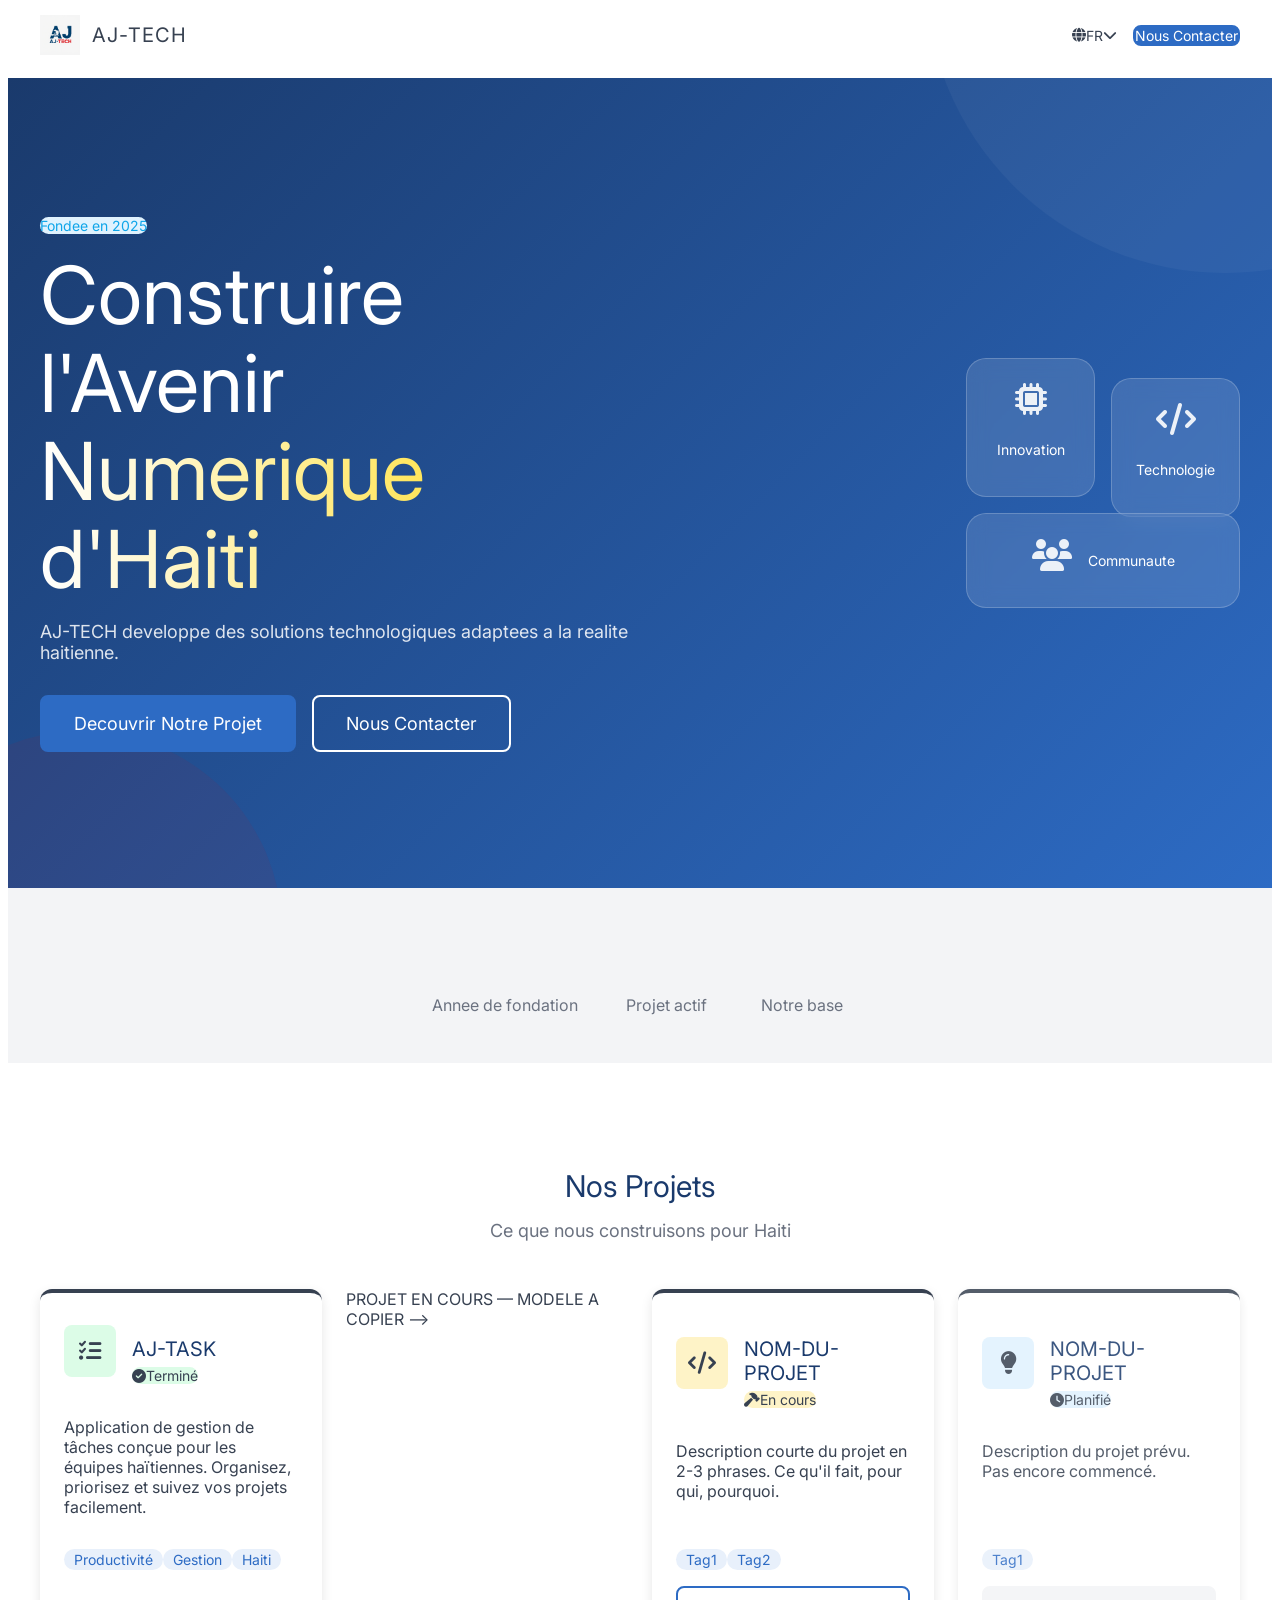
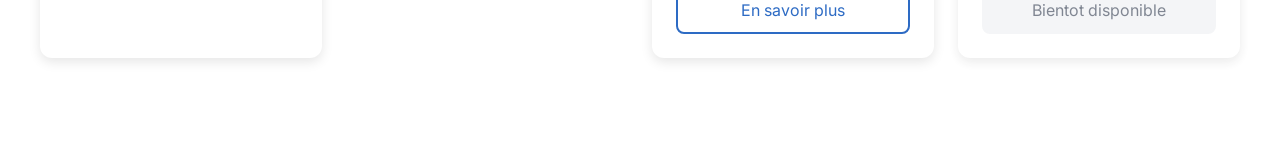
<file: index.html>
<!DOCTYPE html>
<html lang="fr">
<head>
<meta charset="UTF-8">
<meta name="viewport" content="width=device-width, initial-scale=1.0">
<meta name="description"
content="AJ-TECH - Association des Jeunes Techniciens Haitiens">
<meta property="og:title" content="AJ-TECH">
<meta property="og:image" content="images/og-image.jpg">
<title>AJ-TECH | Association des Jeunes Techniciens Haitiens</title>
<!-- CSS dans l ordre exact -->
<link rel="stylesheet" href="css/variables.css">
<link rel="stylesheet" href="css/reset.css">
<link rel="stylesheet" href="css/global.css">
<link rel="stylesheet" href="css/header.css">
<link rel="stylesheet" href="css/hero.css">
<link rel="stylesheet" href="css/sections.css">
<link rel="stylesheet" href="css/components.css">
<link rel="stylesheet" href="css/footer.css">
<link rel="stylesheet" href="css/animations.css">
<link rel="stylesheet" href="css/responsive.css">
<!-- Font Awesome icones -->
<link rel="stylesheet" href=
"https://cdnjs.cloudflare.com/ajax/libs/font-awesome/6.4.0/css/all.min.css">
</head>
<body>
<header id="main-header" class="header">
<nav class="nav container">
<!-- Logo -->
<a href="index.html" class="nav-logo">
<img src="images/ajtech-logo.png" alt="AJ-TECH Logo" height="40">
<span>AJ-TECH</span>
</a>
<!-- Liens navigation -->
<ul class="nav-links" id="nav-links">
<li><a href="index.html" class="nav-link active">Accueil</a></li>
<li><a href="about.html" class="nav-link">A Propos</a></li>
<li><a href="project.html" class="nav-link">Notre Projet</a></li>
<li><a href="contact.html" class="nav-link">Contact</a></li>
</ul>
<!-- Actions droite -->
<div class="nav-actions">
<div class="lang-selector">
<button class="lang-btn" id="lang-btn">
<i class="fa-solid fa-globe"></i>
<span id="current-lang">FR</span>
<i class="fa-solid fa-chevron-down"></i>
</button>
<ul class="lang-dropdown" id="lang-dropdown">
<li><button onclick="setLang('fr')">Francais</button></li>
<li><button onclick="setLang('en')">English</button></li>
<li><button onclick="setLang('ht')">Kreyol</button></li>
<li><button onclick="setLang('es')">Espanol</button></li>
</ul>
</div>
<a href="contact.html" class="btn btn-primary btn-sm">
Nous Contacter
</a>
<button class="burger" id="burger" aria-label="Menu">
<span></span><span></span><span></span>
</button>
</div>
</nav>
</header>
<main>
<section class="hero" id="hero">
<div class="hero-container container">
<!-- Texte -->
<div class="hero-content">
<span class="badge badge-cyan">Fondee en 2025</span>
<h1 class="hero-title">
Construire l'Avenir
<span class="hero-title-accent">Numerique d'Haiti</span>
</h1>
<p class="hero-subtitle">
AJ-TECH developpe des solutions technologiques
adaptees a la realite haitienne.
</p>
<div class="hero-actions">
<a href="project.html" class="btn btn-primary btn-lg">
Decouvrir Notre Projet
</a>
<a href="contact.html" class="btn btn-outline-white btn-lg">
Nous Contacter
</a>
</div>
</div>
<!-- Visuel decoratif -->
<div class="hero-visual">
<div class="hero-card">
<i class="fa-solid fa-microchip"></i>
<p>Innovation</p>
</div>
<div class="hero-card hero-card-2">
<i class="fa-solid fa-code"></i>
<p>Technologie</p>
</div>
<div class="hero-card hero-card-3">
<i class="fa-solid fa-users"></i>
<p>Communaute</p>
</div>
</div>
</div>
</section>
<!-- STATS -->
<section class="stats section-sm bg-light">
<div class="container">
<div class="stats-grid">
<div class="stat-item">
<span class="stat-number">2025</span>
<span class="stat-label">Annee de fondation</span>
</div>
<div class="stat-item">
<span class="stat-number">1</span>
<span class="stat-label">Projet actif</span>
</div>
<div class="stat-item">
<span class="stat-number">Haiti</span>
<span class="stat-label">Notre base</span>
</div>
</div>
</div>
</section>
<!-- 
PROJETS AJ-TECH
Ajoute une .project-card par projet
 -->
<section class="projects-section section" id="projets">
<div class="container">
<h2 class="section-title">Nos Projets</h2>
<p class="section-subtitle">Ce que nous construisons pour Haiti</p>
<div class="projects-grid">
<!--  PROJET TERMINÉ — AJ-TASK -->
<!-- Statut: fonctionnel, lien reel -->
<div class="project-card project-done">
<div class="project-card-header">
<div class="project-icon project-icon-done">
<i class="fa-solid fa-list-check"></i>
</div>
<div class="project-info">
<h3 class="project-name">AJ-TASK</h3>
<span class="badge badge-success">
<i class="fa-solid fa-circle-check"></i> Terminé
</span>
</div>
</div>
<p class="project-desc">
Application de gestion de tâches conçue pour
les équipes haïtiennes. Organisez, priorisez
et suivez vos projets facilement.
</p>
<div class="project-tags">
<span class="tag">Productivité</span>
<span class="tag">Gestion</span>
<span class="tag">Haiti</span>
</div>
<!-- Lien vers ton vrai projet AJ-TASK -->
<a href="LIEN-DE-TON-PROJET-ICI" target="_blank"
class="btn btn-success">
<i class="fa-solid fa-arrow-up-right-from-square"></i>
Utiliser AJ-TASK
</a>
</div>
<!-- 
COMMENT AJOUTER UN NOUVEAU PROJET
1. Copie le bloc ci-dessous
2. Change: nom, icone, description, tags
3. Choisis le statut: project-done / project-wip / project-planned
4. Choisis le badge: badge-success / badge-warning / badge-info
5. Ajoute ou retire le bouton selon le statut
<!-- 
 -->
 PROJET EN COURS — MODELE A COPIER -->
<div class="project-card project-wip">
<div class="project-card-header">
<div class="project-icon project-icon-wip">
<i class="fa-solid fa-code"></i>
</div>
<div class="project-info">
<h3 class="project-name">NOM-DU-PROJET</h3>
<span class="badge badge-warning">
<i class="fa-solid fa-hammer"></i> En cours
</span>
</div>
</div>
<p class="project-desc">
Description courte du projet en 2-3 phrases.
Ce qu'il fait, pour qui, pourquoi.
</p>
<div class="project-tags">
<span class="tag">Tag1</span>
<span class="tag">Tag2</span>
</div>
<a href="project.html" class="btn btn-outline">
En savoir plus
</a>
</div>
<!-- 
 PROJET PLANIFIÉ — MODELE A COPIER -->
<div class="project-card project-planned">
<div class="project-card-header">
<div class="project-icon project-icon-planned">
<i class="fa-solid fa-lightbulb"></i>
</div>
<div class="project-info">
<h3 class="project-name">NOM-DU-PROJET</h3>
<span class="badge badge-info">
<i class="fa-solid fa-clock"></i> Planifié
</span>
</div>
</div>
<p class="project-desc">
Description du projet prévu. Pas encore commencé.
</p>
<div class="project-tags">
<span class="tag">Tag1</span>
</div>
<span class="btn btn-disabled">Bientot disponible</span>
</div>
</div>
</div>
</section>
</file>
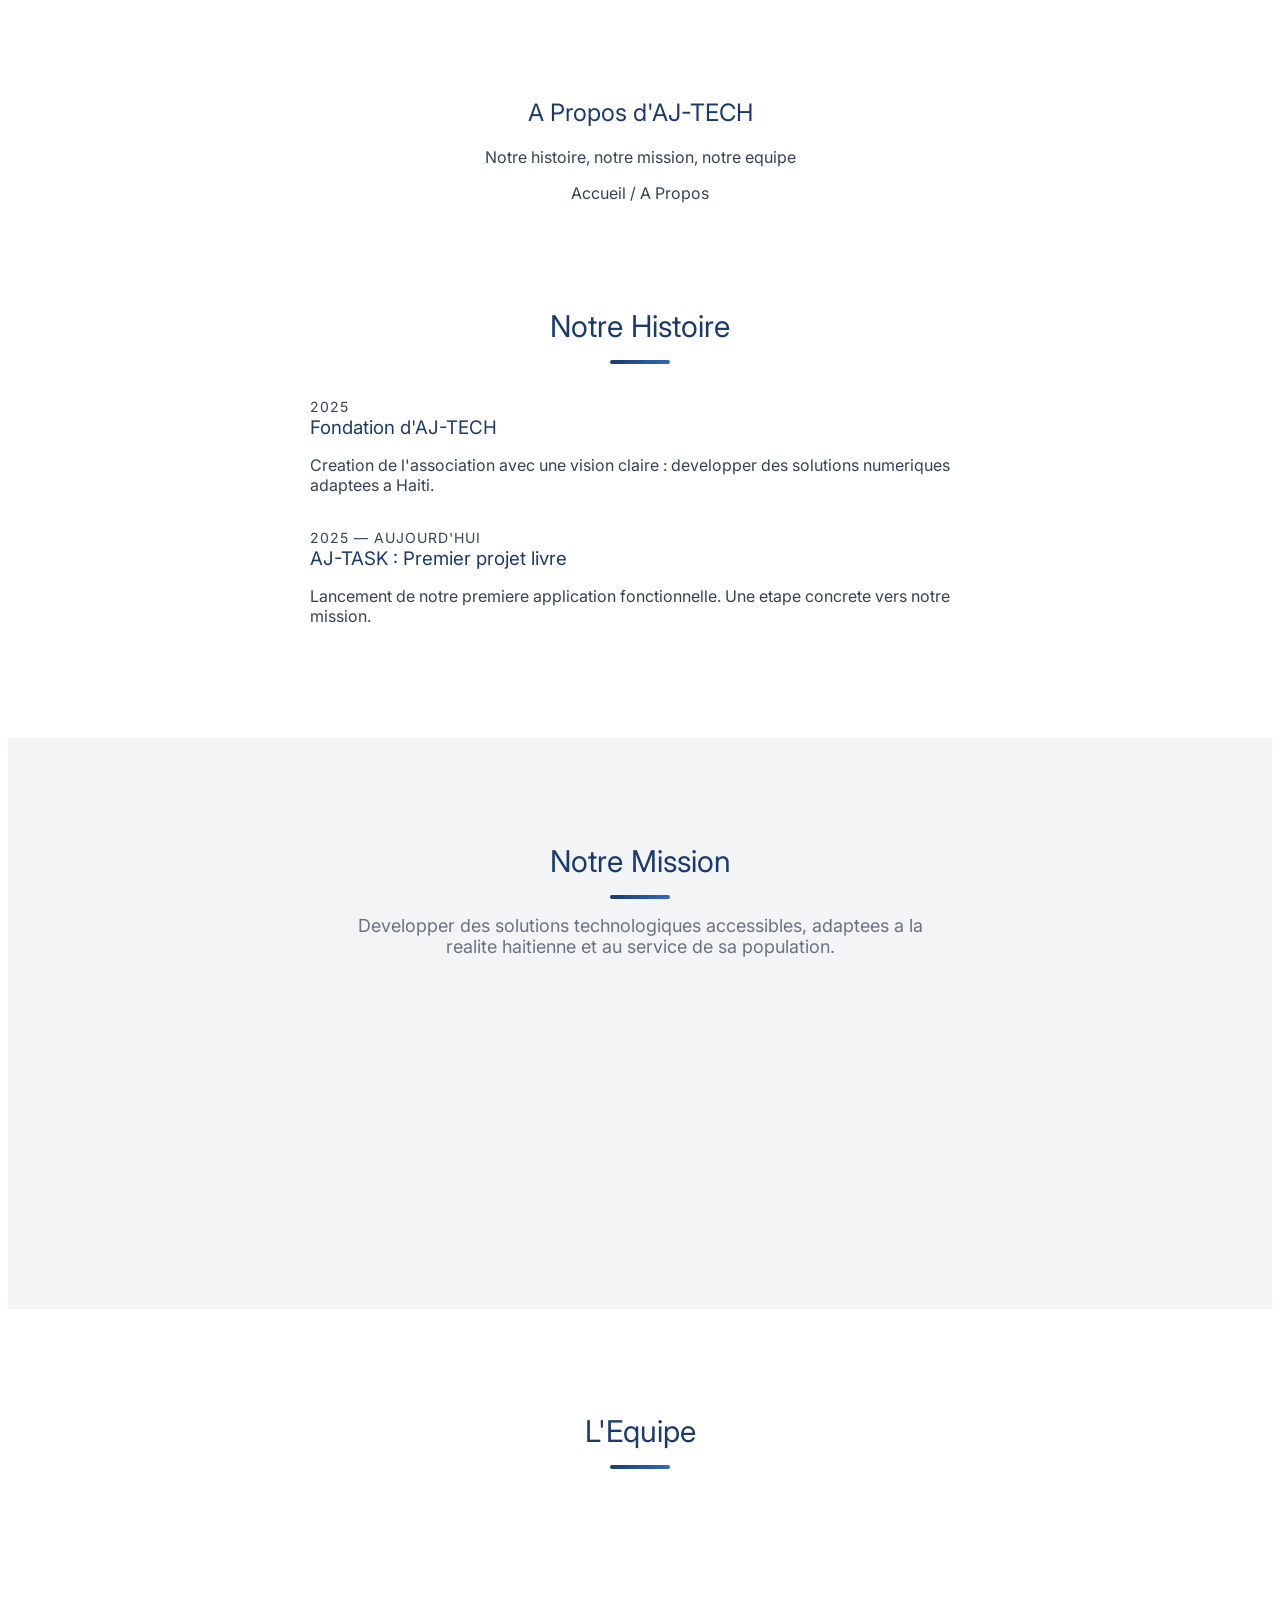
<file: about.html>
<!DOCTYPE html>
<html lang="fr">
<head>
<meta charset="UTF-8">
<meta name="viewport" content="width=device-width, initial-scale=1.0">
<meta name="description"
content="A propos d'AJ-TECH - Notre histoire, mission et equipe">
<title>A Propos | AJ-TECH</title>
<link rel="stylesheet" href="css/variables.css">
<link rel="stylesheet" href="css/reset.css">
<link rel="stylesheet" href="css/global.css">
<link rel="stylesheet" href="css/header.css">
<link rel="stylesheet" href="css/sections.css">
<link rel="stylesheet" href="css/components.css">
<link rel="stylesheet" href="css/footer.css">
<link rel="stylesheet" href="css/animations.css">
<link rel="stylesheet" href="css/responsive.css">
<link rel="stylesheet"
href="https://cdnjs.cloudflare.com/ajax/libs/font-awesome/6.4.0/css/all.min.css">
</head>
<main>
<!-- HERO ABOUT -->
<section class="page-hero">
<div class="container text-center">
<h1 class="page-hero-title">A Propos d'AJ-TECH</h1>
<p class="page-hero-subtitle">
Notre histoire, notre mission, notre equipe
</p>
<!-- Fil d'Ariane -->
<nav class="breadcrumb">
<a href="index.html">Accueil</a>
<span>/</span>
<span>A Propos</span>
</nav>
</div>
</section>
<!-- HISTOIRE -->
<section class="section">
<div class="container">
<h2 class="section-title">Notre Histoire</h2>
<div class="divider"></div>
<div class="timeline">
<div class="timeline-item">
<div class="timeline-dot"></div>
<div class="timeline-content">
<span class="timeline-date">2025</span>
<h3>Fondation d'AJ-TECH</h3>
<p>Creation de l'association avec une vision claire :
developper des solutions numeriques adaptees a Haiti.</p>
</div>
</div>
<div class="timeline-item">
<div class="timeline-dot timeline-dot-active"></div>
<div class="timeline-content">
<span class="timeline-date">2025 — Aujourd'hui</span>
<h3>AJ-TASK : Premier projet livre</h3>
<p>Lancement de notre premiere application fonctionnelle.
Une etape concrete vers notre mission.</p>
</div>
</div>
<!-- Ajouter ici les prochaines etapes au fur et a mesure -->
</div>
</div>
</section>
<!-- MISSION & VALEURS -->
<section class="section bg-light">
<div class="container">
<h2 class="section-title">Notre Mission</h2>
<div class="divider"></div>
<p class="section-subtitle">
Developper des solutions technologiques accessibles,
adaptees a la realite haitienne et au service de sa population.
</p>
<div class="values-grid grid grid-3 gap-6">
<div class="value-card card text-center">
<div class="value-icon-wrap">
<i class="fa-solid fa-lightbulb"></i>
</div>
<h3>Innovation</h3>
<p>Trouver des solutions creatives aux defis locaux</p>
</div>
<div class="value-card card text-center">
<div class="value-icon-wrap">
<i class="fa-solid fa-users"></i>
</div>
<h3>Communaute</h3>
<p>Mettre la technologie au service du peuple haitien</p>
</div>
<div class="value-card card text-center">
<div class="value-icon-wrap">
<i class="fa-solid fa-star"></i>
</div>
<h3>Excellence</h3>
<p>Un code propre, un produit fiable, une experience soignee</p>
</div>
</div>
</div>
</section>
<!-- EQUIPE -->
<section class="section">
<div class="container">
<h2 class="section-title">L'Equipe</h2>
<div class="divider"></div>
<div class="team-grid">
<!-- Carte membre — copie ce bloc pour ajouter un membre -->
<div class="team-card card text-center">
<div class="team-avatar">
<!-- Remplace par une vraie photo quand tu l'as -->
<i class="fa-solid fa-user-tie"></i>
</div>
<h3 class="team-name">Jonathan Germain</h3>
<span class="badge badge-blue">Fondateur & Developpeur</span>
<p class="team-bio">
Passionné de technologie, architecte du projet AJ-TECH.
</p>
<div class="team-links">
<a href="https://wa.me/50937142870" target="_blank"
aria-label="WhatsApp">
<i class="fa-brands fa-whatsapp"></i>
</a>
</div>
</div>
<!-- Ajouter ici les prochains membres -->
</div>
</div>
</section>
</main>
<!-- Footer identique a index.html — copie depuis index.html -->
<script src="js/utils.js"></script>
<script src="js/nav.js"></script>
<script src="js/i18n.js"></script>
<script src="js/animations.js"></script>
<script src="js/main.js"></script>
</body>
</html>
</file>
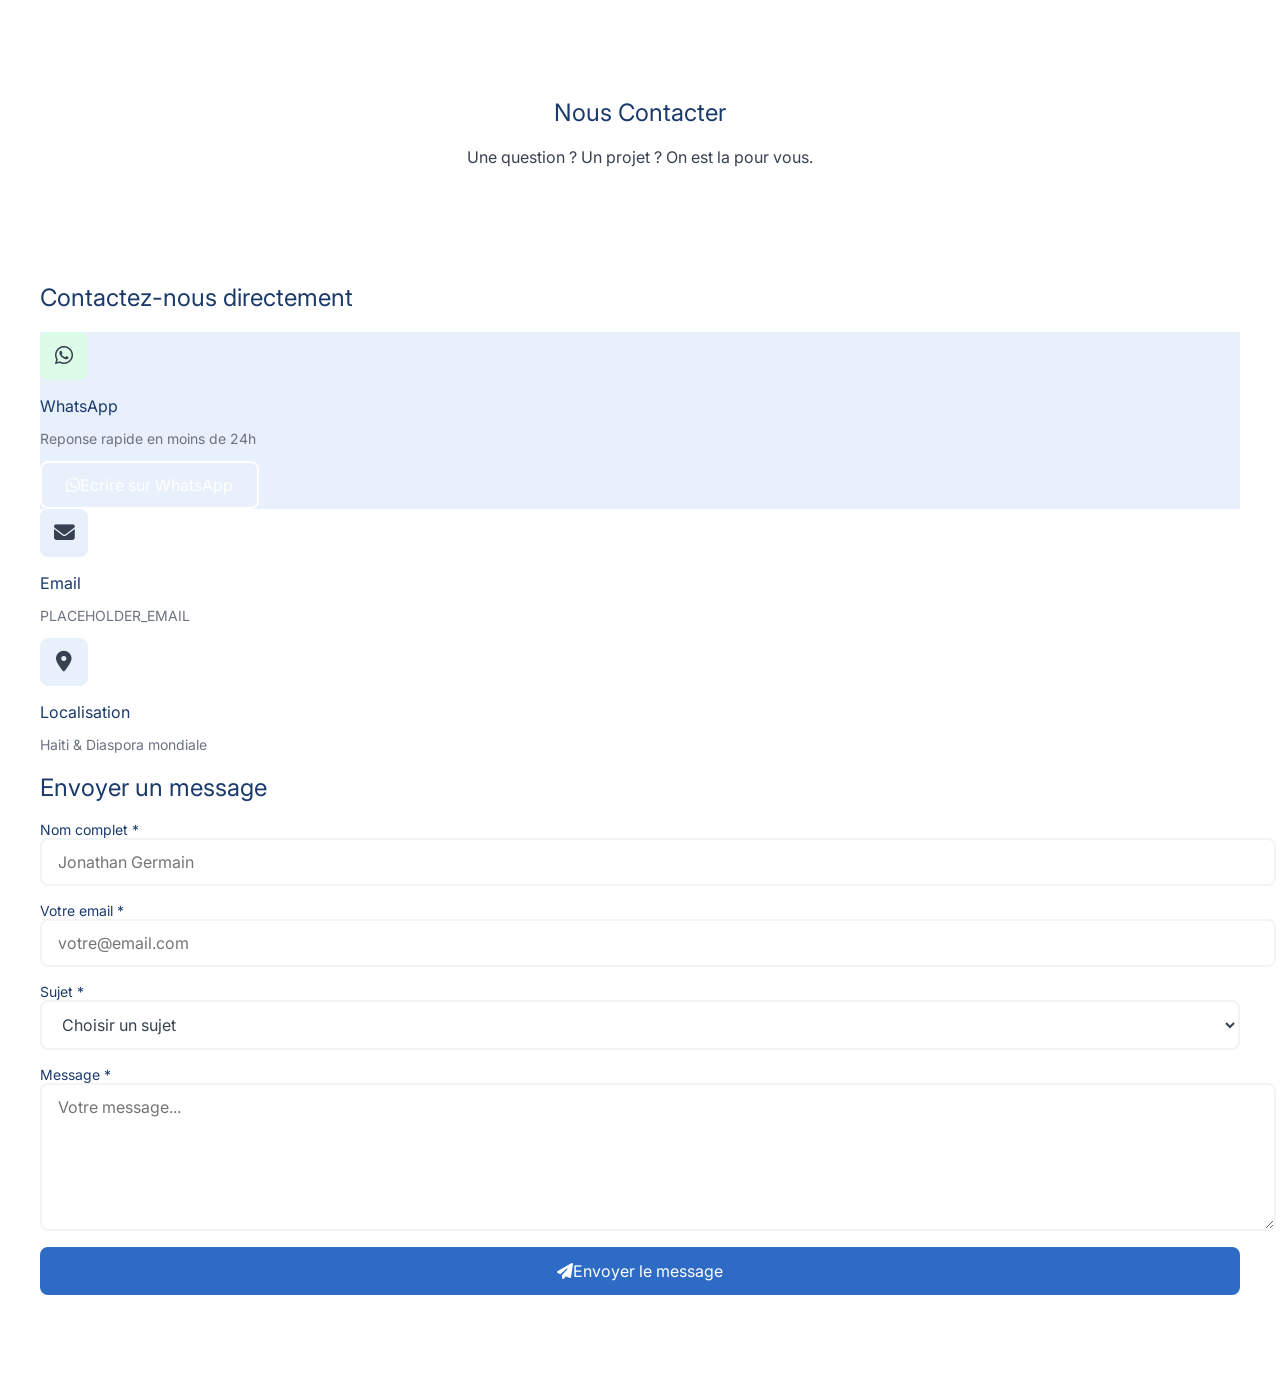
<file: contact.html>
<!DOCTYPE html>
<html lang="fr">
<head>
<meta charset="UTF-8">
<meta name="viewport" content="width=device-width, initial-scale=1.0">
<meta name="description" content="Contacter AJ-TECH - WhatsApp et formulaire">
<title>Contact | AJ-TECH</title>
<link rel="stylesheet" href="css/variables.css">
<link rel="stylesheet" href="css/reset.css">
<link rel="stylesheet" href="css/global.css">
<link rel="stylesheet" href="css/header.css">
<link rel="stylesheet" href="css/sections.css">
<link rel="stylesheet" href="css/components.css">
<link rel="stylesheet" href="css/footer.css">
<link rel="stylesheet" href="css/animations.css">
<link rel="stylesheet" href="css/responsive.css">
<link rel="stylesheet"
href="https://cdnjs.cloudflare.com/ajax/libs/font-awesome/6.4.0/css/all.min.css">
</head>
<body>
<!-- Header : copie depuis index.html, active "Contact" -->
<main>
<!-- HERO CONTACT -->
<section class="page-hero">
<div class="container text-center">
<h1 class="page-hero-title">Nous Contacter</h1>
<p class="page-hero-subtitle">
Une question ? Un projet ? On est la pour vous.
</p>
</div>
</section>
<!-- SECTION CONTACT -->
<section class="section">
<div class="container">
<div class="contact-grid">
<!-- Colonne gauche : infos directes -->
<div class="contact-info">
<h2>Contactez-nous directement</h2>
<!-- WhatsApp — CONTACT PRINCIPAL -->
<div class="contact-item contact-item-primary">
<div class="contact-icon contact-icon-whatsapp">
<i class="fa-brands fa-whatsapp"></i>
</div>
<div>
<h3>WhatsApp</h3>
<p>Reponse rapide en moins de 24h</p>
<a href="https://wa.me/50937142870" target="_blank"
class="btn btn-success">
<i class="fa-brands fa-whatsapp"></i>
Ecrire sur WhatsApp
</a>
</div>
</div>
<!-- Email — Placeholder pour email pro futur -->
<div class="contact-item">
<div class="contact-icon">
<i class="fa-solid fa-envelope"></i>
</div>
<div>
<h3>Email</h3>
<!-- REMPLACE PLACEHOLDER_EMAIL par contact@ajtech.ht
quand tu auras ton domaine professionnel -->
<p>PLACEHOLDER_EMAIL</p>
</div>
</div>
<!-- Localisation -->
<div class="contact-item">
<div class="contact-icon">
<i class="fa-solid fa-location-dot"></i>
</div>
<div>
<h3>Localisation</h3>
<p>Haiti &amp; Diaspora mondiale</p>
</div>
</div>
</div>
<!-- Colonne droite : formulaire -->
<div class="contact-form-wrap">
<h2>Envoyer un message</h2>
<!-- Formulaire Formspree -->
<!-- Remplace TON-ID-FORMSPREE par ton vrai ID apres inscription -->
<form class="contact-form" id="contact-form"
action="https://formspree.io/f/TON-ID-FORMSPREE"
method="POST">
<div class="form-group">
<label for="name">Nom complet *</label>
<input type="text" id="name" name="name"
placeholder="Jonathan Germain" required>
</div>
<div class="form-group">
<label for="email">Votre email *</label>
<input type="email" id="email" name="email"
placeholder="votre@email.com" required>
</div>
<div class="form-group">
<label for="subject">Sujet *</label>
<select id="subject" name="subject" required>
<option value="">Choisir un sujet</option>
<option value="partenariat">Partenariat</option>
<option value="ajtask">Question sur AJ-TASK</option>
<option value="collaboration">Collaboration</option>
<option value="autre">Autre</option>
</select>
</div>
<div class="form-group">
<label for="message">Message *</label>
<textarea id="message" name="message" rows="5"
placeholder="Votre message..." required></textarea>
</div>
<!-- Honeypot anti-spam -->
<label for="_gotcha" style="display:none">Ne pas remplir si vous êtes humain</label>
<input type="text" id="_gotcha" name="_gotcha" style="display:none">
<button type="submit" class="btn btn-primary w-full"
id="submit-btn">
<i class="fa-solid fa-paper-plane"></i>
Envoyer le message
</button>
<!-- Message de confirmation -->
<div class="form-success" id="form-success" style="display:none">
<i class="fa-solid fa-circle-check"></i>
Message envoye ! On vous repond sous 24h.
</div>
</form>
</div>
</div>
</div>
</section>
</main>
<!-- Footer : copie depuis index.html -->
<script src="js/utils.js"></script>
<script src="js/nav.js"></script>
<script src="js/i18n.js"></script>
<script src="js/contact.js"></script>
<script src="js/animations.js"></script>
<script src="js/main.js"></script>
</body>
</html>
</file>
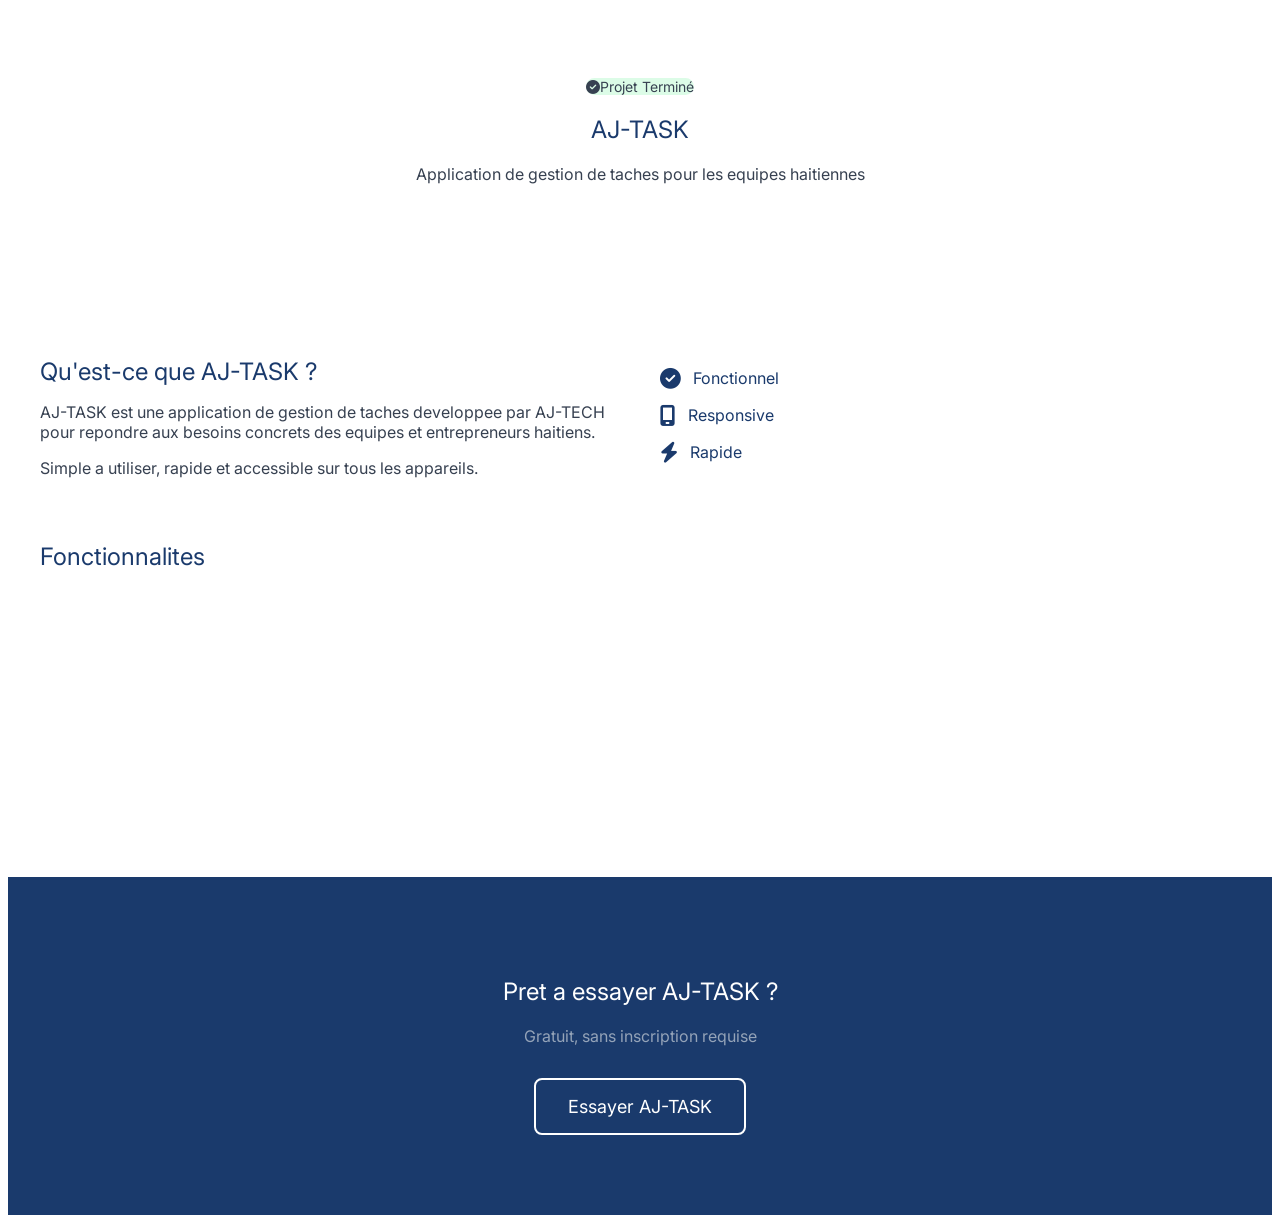
<file: project.html>
<body>
<!DOCTYPE html>
<html lang="fr">
<head>
<meta charset="UTF-8">
<meta name="viewport" content="width=device-width, initial-scale=1.0">
<meta name="description" content="AJ-TASK - Notre application de gestion de taches">
<title>AJ-TASK | AJ-TECH</title>
<link rel="stylesheet" href="css/variables.css">
<link rel="stylesheet" href="css/reset.css">
<link rel="stylesheet" href="css/global.css">
<link rel="stylesheet" href="css/header.css">
<link rel="stylesheet" href="css/sections.css">
<link rel="stylesheet" href="css/components.css">
<link rel="stylesheet" href="css/footer.css">
<link rel="stylesheet" href="css/animations.css">
<link rel="stylesheet" href="css/responsive.css">
<link rel="stylesheet"
href="https://cdnjs.cloudflare.com/ajax/libs/font-awesome/6.4.0/css/all.min.css">
</head>
<body>
<!-- Header : copie depuis index.html, active "Notre Projet" -->
<main>
<!-- HERO PROJET -->
<section class="page-hero">
<div class="container text-center">
<span class="badge badge-success">
<i class="fa-solid fa-circle-check"></i> Projet Terminé
</span>
<h1 class="page-hero-title">AJ-TASK</h1>
<p class="page-hero-subtitle">
Application de gestion de taches pour les equipes haitiennes
</p>
<a href="LIEN-DE-TON-PROJET-ICI" target="_blank"
class="btn btn-success btn-lg">
<i class="fa-solid fa-arrow-up-right-from-square"></i>
Utiliser AJ-TASK maintenant
</a>
</div>
</section>
<!-- DESCRIPTION DÉTAILLÉE -->
<section class="section">
<div class="container">
<!-- Présentation -->
<div class="project-detail-grid">
<div class="project-detail-text">
<h2>Qu'est-ce que AJ-TASK ?</h2>
<p>
AJ-TASK est une application de gestion de taches developpee
par AJ-TECH pour repondre aux besoins concrets des equipes
et entrepreneurs haitiens.
</p>
<p>
Simple a utiliser, rapide et accessible sur tous les appareils.
</p>
</div>
<div class="project-detail-stats">
<div class="detail-stat">
<i class="fa-solid fa-circle-check"></i>
<span>Fonctionnel</span>
</div>
<div class="detail-stat">
<i class="fa-solid fa-mobile-screen"></i>
<span>Responsive</span>
</div>
<div class="detail-stat">
<i class="fa-solid fa-bolt"></i>
<span>Rapide</span>
</div>
</div>
</div>
<!-- Fonctionnalités -->
<h2 style="margin-top:3rem">Fonctionnalites</h2>
<div class="features-grid grid grid-3 gap-6">
<!-- Copie ce bloc pour chaque fonctionnalite -->
<div class="feature-card card">
<i class="fa-solid fa-plus feature-icon"></i>
<h3>Creer des taches</h3>
<p>Ajoute et organise tes taches en quelques clics</p>
</div>
<div class="feature-card card">
<i class="fa-solid fa-filter feature-icon"></i>
<h3>Filtrer et trier</h3>
<p>Retrouve rapidement tes taches prioritaires</p>
</div>
<div class="feature-card card">
<i class="fa-solid fa-chart-simple feature-icon"></i>
<h3>Suivre l'avancement</h3>
<p>Visualise la progression de tes projets</p>
</div>
</div>
</div>
</section>
<!-- CTA FINAL -->
<section class="section bg-dark text-center">
<div class="container">
<h2 class="text-white">Pret a essayer AJ-TASK ?</h2>
<p style="color:#94A3B8;margin:1rem 0 2rem">
Gratuit, sans inscription requise
</p>
<a href="LIEN-DE-TON-PROJET-ICI" target="_blank"
class="btn btn-outline-white btn-lg">
Essayer AJ-TASK
</a>
</div>
</section>
</main>
<!-- Footer : copie depuis index.html -->
<script src="js/utils.js"></script>
<script src="js/nav.js"></script>
<script src="js/i18n.js"></script>
<script src="js/animations.js"></script>
<script src="js/main.js"></script>
</body>
</html>
</file>
<file: css/variables.css>
/* ============================================
AJ-TECH — CSS Variables (Charte Graphique)
Association des Jeunes Techniciens Haïtiens
Fichier : css/variables.css
Dernière mise à jour : 2025
============================================ */
:root {Colle ça dans :root { ... }
/*  Couleurs Principales  */--color-navy: #1A3A6C;--color-blue: #2D6BC4;--color-light-blue: #4A90E2;--color-white: #FFFFFF;--color-gray: #F5F5F5;
--color-blue-light: #E8F0FB;--color-cyan: #0EA5E9;/* 
 Textes 
 */--color-white: #FFFFFF;--color-text: #374151;--color-text-light: #6B7280;--color-gray-bg: #F3F4F6;/* 
 États & Feedback --color-success: #16A34A;--color-error: #DC2626;--color-warning: #D97706;
Suite de :root { ... } — Typographie/* 
 Polices 
 */--font-main: "Inter", sans-serif;--font-mono: "JetBrains Mono", "Courier New", monospace;/* 
 Tailles de texte 
 */--text-xs: 0.75rem; /* 12px — Petites notes */--text-sm: 0.875rem; /* 14px — Labels, badges */--text-base: 1rem; /* 16px — Corps de texte */--text-lg: 1.125rem; /* 18px — Texte mis en avant */--text-xl: 1.25rem; /* 20px — Sous-titres */--text-2xl: 1.5rem; /* 24px — H3 */--text-3xl: 1.875rem; /* 30px — H2 */--text-4xl: 2.25rem; /* 36px — H1 mobile */--text-5xl: 3rem; /* 48px — H1 desktop */--text-hero: 4rem; /* 64px — Titre héros *//* 
 Poids de police --font-normal: 400;--font-medium: 500;--font-semibold: 600;--font-bold: 700;--font-extrabold: 800;/* 
 Hauteur de ligne --leading-tight: 1.25;--leading-normal: 1.5;--leading-relaxed:1.7;
 */Suite de :root { ... } — Espacements/* 
 Espacements (basés sur 4px) --space-1: 0.25rem; /* 4px */
 */--space-2: 0.5rem; /* 8px */

 --space-3: 0.75rem; /* 12px */--space-4: 1rem; /* 16px */--space-5: 1.25rem; /* 20px */--space-6: 1.5rem; /* 24px */--space-8: 2rem; /* 32px */--space-10: 2.5rem; /* 40px */--space-12: 3rem; /* 48px */--space-16: 4rem; /* 64px */--space-20: 5rem; /* 80px */
/*  Container  */--container-max: 1200px;--container-pad: 1.5rem; /* Padding horizontal */
/*  Border Radius  */--radius-sm: 4px; /* Inputs, petits éléments */--radius-md: 8px; /* Boutons */--radius-lg: 12px; /* Cards */--radius-xl: 20px; /* Cards larges */--radius-full: 9999px; /* Pills, badges ronds */

Suite et fin de :root { ... }
/*  Ombres  */--shadow-sm: 0 1px 3px rgba(0,0,0,0.08);--shadow-md: 0 4px 12px rgba(0,0,0,0.10);--shadow-lg: 0 8px 24px rgba(0,0,0,0.12);--shadow-xl: 0 16px 48px rgba(0,0,0,0.15);
/*  Transitions  */--transition-fast: 150ms ease;--transition-normal: 300ms ease;--transition-slow: 500ms ease;
/*  Z-index  */--z-base: 1;--z-dropdown:10

--z-header: 100;--z-modal: 1000;
/* 
 Dégradés AJ-TECH 
 */--gradient-hero: linear-gradient(
135deg,
var(--color-navy) 0%,
var(--color-blue) 100%
);--gradient-card: linear-gradient(
135deg,
var(--color-blue-light) 0%,
#ffffff 100%
);
} /* Fin de :root */

Après :root { } — colle ça à la fin du fichier
/*  Dark Mode (optionnel pour plus tard)  */
[data-theme="dark"] {--color-navy: #0F2040;--color-blue: #4D8FD6;--color-blue-light: #1A2744;--color-white: #F8FAFC;--color-text: #E2E8F0;--color-text-light: #94A3B8;--color-gray-bg: #1E293B;
}
/*  Variables responsive  */
@media (max-width: 768px) {
:root {--text-hero: 2.5rem; /* Héros plus petit sur mobile */--text-5xl: 2rem;--container-pad: 1rem;--space-20: 3rem;
}
}
</file>
<file: css/global.css>
/* ============================================
AJ-TECH — Styles Globaux
Fichier : css/global.css
============================================ */
/* 1. Import Google Fonts */
@import url("https://fonts.googleapis.com/css2?family=Inter:wght@400;500;600;700;800&display=swap");
/* 2. Container principal */
.container {
width: 100%;
max-width: var(--container-max);
margin: 0 auto;
padding: 0 var(--container-pad);
}
.section { padding: var(--space-20) 0; }
.section-sm { padding: var(--space-12) 0; }
.section-title {
font-size: var(--text-3xl);
font-weight: var(--font-bold);
color: var(--color-navy);
text-align: center;
margin-bottom: var(--space-4);
}
.section-subtitle {
font-size: var(--text-lg);
color: var(--color-text-light);
text-align: center;
max-width: 600px;
margin: 0 auto var(--space-12);
line-height: var(--leading-relaxed);
}
/* 3. Utilitaires Flexbox */
.flex { display: flex; }
.flex-col { flex-direction: column; }
.flex-wrap { flex-wrap: wrap; }
.items-center { align-items: center; }
.items-start { align-items: flex-start; }
.justify-center { justify-content: center; }
.justify-between { justify-content: space-between; }
/* Utilitaires Grid */
.grid { display: grid; }
.grid-2 { grid-template-columns: repeat(2, 1fr); }
.grid-3 { grid-template-columns: repeat(3, 1fr); }
.grid-4 { grid-template-columns: repeat(4, 1fr); }
/* Gap */
.gap-2 { gap: var(--space-2); }
.gap-4 { gap: var(--space-4); }
.gap-6 { gap: var(--space-6); }
.gap-8 { gap: var(--space-8); }
/* Texte */
.text-center { text-align: center; }
.text-white { color: var(--color-white); }
.text-navy { color: var(--color-navy); }
.text-blue { color: var(--color-blue); }
.text-light { color: var(--color-text-light); }
/* Largeurs */
.w-full { width: 100%; }
/* 4. Boutons */
.btn {
display: inline-flex;
align-items: center;
justify-content: center;
gap: var(--space-2);
padding: var(--space-3) var(--space-6);
border-radius: var(--radius-md);
font-size: var(--text-base);
font-weight: var(--font-semibold);
cursor: pointer;
transition: all var(--transition-normal);
white-space: nowrap;
text-decoration: none;
border: 2px solid transparent;
}
.btn-primary {
background-color: var(--color-blue);
color: var(--color-white);
border-color: var(--color-blue);
}
.btn-primary:hover {
background-color: var(--color-navy);
border-color: var(--color-navy);
transform: translateY(-2px);
box-shadow: var(--shadow-lg);
}
.btn-secondary {
background-color: var(--color-navy);
color: var(--color-white);
}
.btn-secondary:hover {
background-color: var(--color-blue);
transform: translateY(-2px);
}
.btn-outline {
background: transparent;
color: var(--color-blue);
border-color: var(--color-blue);
}
.btn-outline:hover {
background: var(--color-blue);
color: var(--color-white);
}
.btn-outline-white {
background: transparent;
color: var(--color-white);
border-color: var(--color-white);
}
.btn-outline-white:hover {
background: var(--color-white);
color: var(--color-navy);
}
.btn-sm { padding: var(--space-2) var(--space-4); font-size: var(--text-sm); }
.btn-lg { padding: var(--space-4) var(--space-8); font-size: var(--text-lg); }
/* 5. Badges */
.badge {
display: inline-flex;
align-items: center;
padding: var(--space-1) var(--space-3);
border-radius: var(--radius-full);
font-size: var(--text-sm);
font-weight: var(--font-medium);
}
.badge-blue { background: var(--color-blue-light); color: var(--color-blue); }
.badge-navy { background: var(--color-navy); color: var(--color-white); }
.badge-success { background: #DCFCE7; color: var(--color-success); }
.badge-warning { background: #FEF3C7; color: var(--color-warning); }
.badge-cyan { background: #E0F2FE; color: var(--color-cyan); }
/* 6. Cards */
.card {
background: var(--color-white);
border-radius: var(--radius-lg);
box-shadow: var(--shadow-md);
padding: var(--space-6);
transition: transform var(--transition-normal),
box-shadow var(--transition-normal);
}
.card:hover {
transform: translateY(-4px);
box-shadow: var(--shadow-xl);
}
.card-blue {
background: var(--color-blue-light);
border: 1px solid rgba(45,107,196,0.15);
}
/* 7. Separateurs et fonds */
.divider {
width: 60px;
height: 4px;
background: var(--gradient-hero);
border-radius: var(--radius-full);
margin: var(--space-4) auto;
}
.bg-light { background-color: var(--color-gray-bg); }
.bg-blue { background-color: var(--color-blue-light); }
.bg-dark { background-color: var(--color-navy); }
</file>
<file: css/header.css>
/* ============================================
AJ-TECH — Header & Navigation
Fichier : css/header.css
============================================ */
/* Header principal */
.header {
position: fixed;
top: 0;
left: 0;
width: 100%;
z-index: var(--z-header);
background: rgba(255, 255, 255, 0.97);
backdrop-filter: blur(10px);
border-bottom: 2px solid transparent;
transition: all var(--transition-normal);
}
/* Header scrollé — ombre + bordure bleue */
.header.scrolled {
box-shadow: var(--shadow-md);
border-bottom: 2px solid var(--color-haiti-blue);
}
.nav {
display: flex;
align-items: center;
justify-content: space-between;
height: 70px;
}
/* Logo */
.nav-logo {
display: flex;
align-items: center;
gap: var(--space-3);
font-size: var(--text-xl);
font-weight: var(--font-extrabold);
color: var(--color-haiti-blue);
letter-spacing: 1px;
}
.nav-logo img { height: 40px; width: auto; }
.nav-logo span { color: var(--color-haiti-blue); }
.nav-logo span span { color: var(--color-haiti-red); }
/* Liens navigation */
.nav-links {
display: flex;
align-items: center;
gap: var(--space-8);
}
.nav-link {
font-size: var(--text-sm);
font-weight: var(--font-medium);
color: var(--color-text);
text-transform: uppercase;
letter-spacing: 0.5px;
position: relative;
padding-bottom: 4px;
transition: color var(--transition-fast);
}
.nav-link::after {
content: "";
position: absolute;
bottom: 0; left: 0;
width: 0; height: 2px;
background: var(--gradient-accent);
transition: width var(--transition-normal);
}
.nav-link:hover,
.nav-link.active {
color: var(--color-haiti-blue);
}
.nav-link:hover::after,
.nav-link.active::after { width: 100%; }
/* Actions droite */
.nav-actions {
display: flex;
align-items: center;
gap: var(--space-4);
}
/* Sélecteur de langue */
.lang-selector { position: relative; }
.lang-btn {
display: flex;
align-items: center;
gap: var(--space-1);
font-size: var(--text-sm);
font-weight: var(--font-medium);
color: var(--color-text);
padding: var(--space-2) var(--space-3);
border-radius: var(--radius-md);
transition: background var(--transition-fast);
}
.lang-btn:hover { background: var(--color-blue-light); }
.lang-dropdown {
position: absolute;
top: calc(100% + 8px);
right: 0;
background: var(--color-white);
border-radius: var(--radius-md);
box-shadow: var(--shadow-lg);
min-width: 130px;
overflow: hidden;
opacity: 0;
visibility: hidden;
transform: translateY(-8px);
transition: all var(--transition-normal);
border-top: 3px solid var(--color-haiti-blue);
}
.lang-dropdown.open {
opacity: 1; visibility: visible; transform: translateY(0);
}
.lang-dropdown li button {
width: 100%;
text-align: left;
padding: var(--space-3) var(--space-4);
font-size: var(--text-sm);
color: var(--color-text);
transition: background var(--transition-fast);
}
.lang-dropdown li button:hover {
background: var(--color-blue-light);
color: var(--color-haiti-blue);
}
/* Burger menu mobile */
.burger {
display: none;
flex-direction: column;
gap: 5px;
padding: var(--space-2);
cursor: pointer;
}
.burger span {
display: block;
width: 24px; height: 2px;
background: var(--color-navy);
border-radius: 2px;
transition: all var(--transition-normal);
}
.burger.open span:nth-child(1) { transform: rotate(45deg) translate(5px, 5px); }
.burger.open span:nth-child(2) { opacity: 0; }
.burger.open span:nth-child(3) { transform: rotate(-45deg) translate(5px,-5px); }
/* Espace pour compenser le header fixed */
body { padding-top: 70px; }
</file>
<file: css/hero.css>
/* ============================================
AJ-TECH — Hero Section
Fichier : css/hero.css
============================================ */
.hero {
background: var(--gradient-hero);
min-height: 90vh;
display: flex;
align-items: center;
position: relative;
overflow: hidden;
}
/* Motif décoratif en arrière-plan */
.hero::before {
content: "";
position: absolute;
top: -50%; right: -20%;
width: 600px; height: 600px;
background: rgba(255,255,255,0.04);
border-radius: 50%;
}
.hero::after {
content: "";
position: absolute;
bottom: -30%; left: -10%;
width: 400px; height: 400px;
background: rgba(193,18,31,0.08);
border-radius: 50%;
}
.hero-container {
display: flex;
align-items: center;
justify-content: space-between;
gap: var(--space-12);
position: relative;
z-index: 1;
padding: var(--space-16) var(--container-pad);
}
/* Contenu texte gauche */
.hero-content {
flex: 1;
max-width: 600px;
}
.hero-title {
font-size: var(--text-hero);
font-weight: var(--font-extrabold);
color: var(--color-white);
line-height: 1.1;
margin: var(--space-4) 0;
}
.hero-title-accent {
display: block;
background: linear-gradient(90deg, #FFFFFF 0%, #FFD700 100%);-webkit-background-clip: text;-webkit-text-fill-color: transparent;
background-clip: text;
}
.hero-subtitle {
font-size: var(--text-lg);
color: rgba(255,255,255,0.85);
line-height: var(--leading-relaxed);
margin-bottom: var(--space-8);
}
.hero-actions {
display: flex;
align-items: center;
gap: var(--space-4);
flex-wrap: wrap;
}
/* Visuels décoratifs droite */
.hero-visual {
flex: 0 0 auto;
display: grid;
grid-template-columns: repeat(2, 1fr);
gap: var(--space-4);
position: relative;
}
.hero-card {
background: rgba(255,255,255,0.12);
backdrop-filter: blur(10px);
border: 1px solid rgba(255,255,255,0.2);
border-radius: var(--radius-xl);
padding: var(--space-6);
text-align: center;
color: var(--color-white);
transition: transform var(--transition-normal);
}
.hero-card:hover { transform: translateY(-6px); }
.hero-card i {
font-size: 2rem;
margin-bottom: var(--space-3);
color: rgba(255,255,255,0.9);
}
.hero-card p {
font-size: var(--text-sm);
font-weight: var(--font-semibold);
}
/* Card 2 décalée vers le bas */
.hero-card-2 { transform: translateY(20px); }
.hero-card-2:hover { transform: translateY(14px); }
/* Card 3 span 2 colonnes */
.hero-card-3 {
grid-column: span 2;
display: flex;
align-items: center;
justify-content:center;
gap: var(--space-4);
}
/* Page hero (about, project, contact) */
.page-hero {
background: var(--gradient-hero);
padding: var(--space-20) 0 var(--space-12);
text-align: center;
}
.page-hero-title {
font-size: var(--text-4xl);
color: var(--color-white);
font-weight: var(--font-extrabold);
margin-bottom: var(--space-4);
}
.page-hero-subtitle {
font-size: var(--text-lg);
color: rgba(255,255,255,0.8);
max-width: 500px;
margin: 0 auto var(--space-6);
}
/* Fil d'Ariane */
.breadcrumb {
display: flex;
align-items: center;
justify-content: center;
gap: var(--space-2);
font-size: var(--text-sm);
color: rgba(255,255,255,0.7);
}
.breadcrumb a { color: rgba(255,255,255,0.9); }
.breadcrumb a:hover { color: var(--color-white); }
</file>
<file: css/sections.css>
/* SECTION PROJETS */
.projects-grid {
	display: grid;
	grid-template-columns: repeat(auto-fit, minmax(280px, 1fr));
	gap: var(--space-6);
	margin-top: var(--space-8);
}

.project-card {
background: var(--color-white);
border-radius: var(--radius-lg);
padding: var(--space-6);
box-shadow: var(--shadow-md);
border-top: 4px solid var(--color-blue);
transition: transform var(--transition-normal),
box-shadow var(--transition-normal);
display: flex;
flex-direction:column;
gap: var(--space-4);
}
.project-card:hover {
transform: translateY(-6px);
box-shadow: var(--shadow-xl);
}
/* Couleur de bordure selon statut */
.project-done { border-top-color: var(--color-success); }
.project-wip { border-top-color: var(--color-warning); }
.project-planned { border-top-color: var(--color-info); opacity: 0.85; }
.project-card-header {
display: flex;
align-items: center;
gap: var(--space-4);
}
.project-icon {
width: 52px;
height: 52px;
border-radius: var(--radius-md);
display: flex;
align-items: center;
justify-content: center;
font-size: 1.4rem;
flex-shrink: 0;
}
.project-icon-done { background:#DCFCE7; color:var(--color-success); }
.project-icon-wip { background:#FEF3C7; color:var(--color-warning); }
.project-icon-planned { background:#E0F2FE; color:var(--color-info); }
.project-name { font-size:var(--text-xl); color:var(--color-navy);
margin-bottom:4px; }
.project-desc { color:var(--color-text); line-height:var(--leading-relaxed); flex:1;
}
.project-tags {
display: flex;
flex-wrap: wrap;
gap: var(--space-2);
}
.tag {
background: var(--color-blue-light);
color: var(--color-blue);
padding: 2px 10px;
border-radius: var(--radius-full);
font-size: var(--text-sm);
font-weight: var(--font-medium);
}
/* Bouton success vert */
.btn-success {
background-color: var(--color-success);
color: var(--color-white);
border-color: var(--color-success);
}
.btn-success:hover {
background-color: #15803D;
transform: translateY(-2px);
}
/* Bouton desactive (projet planifié) */
.btn-disabled {
background: var(--color-gray-bg);
color: var(--color-text-light);
cursor: not-allowed;
border-color:var(--color-gray-bg);
padding: var(--space-3) var(--space-6);
border-radius:var(--radius-md);
font-size: var(--text-base);
font-weight: var(--font-semibold);
}

/* Stats */
.stats-grid {
	display: flex;
	justify-content: center;
	gap: var(--space-12);
	flex-wrap: wrap;
}
.stat-item { text-align: center; }
.stat-number {
	display: block;
	font-size: var(--text-5xl);
	font-weight: var(--font-extrabold);
	background: var(--gradient-accent);
	-webkit-background-clip: text;
	-webkit-text-fill-color: transparent;
	background-clip: text;
}
.stat-label {
font-size: var(--text-base);
color: var(--color-text-light);
font-weight: var(--font-medium);
margin-top: var(--space-1);
}

/* Valeurs */
.value-card {
	border-top: 3px solid var(--color-haiti-blue);
}
.value-icon-wrap {
	width: 60px; 
	height: 60px;
	background: var(--gradient-hero);
	border-radius: 50%;
	display: flex;
	align-items: center;
	justify-content: center;
	margin: 0 auto var(--space-4);
	font-size: 1.5rem;
	color: var(--color-white);
}
.value-card h3 {
font-size: var(--text-xl);
margin-bottom: var(--space-2);
}

/* Timeline (about) */
.timeline {
	max-width: 700px;
	margin: var(--space-8) auto 0;
	position: relative;
	padding-left: var(--space-10);
}
.timeline::before {
	content: "";
	position: absolute;
	left: 16px; 
	top: 0; 
	bottom: 0;
	width: 2px;
	background: var(--gradient-accent);
}
.timeline-item {
	position: relative;
	margin-bottom: var(--space-8);
}
.timeline-dot {
	position: absolute;
	left: -34px; 
	top: 6px;
	width: 14px; 
	height: 14px;
	background: var(--color-haiti-blue);
	border-radius: 50%;
border: 3px solid var(--color-white);
box-shadow: 0 0 0 3px var(--color-haiti-blue);
}
.timeline-dot-active {
	background: var(--color-haiti-red);
	box-shadow: 0 0 0 3px var(--color-haiti-red);
}
.timeline-date {
	font-size: var(--text-sm);
	font-weight: var(--font-bold);
	color: var(--color-haiti-blue);
	text-transform: uppercase;
	letter-spacing: 1px;
}
.timeline-content h3 { margin: var(--space-1) 0 var(--space-2); }

/* Équipe */
.team-grid {
	display: grid;
	grid-template-columns: repeat(auto-fit, minmax(220px, 1fr));
gap: var(--space-6);
margin-top: var(--space-8);
}
.team-card { border-top: 3px solid var(--color-haiti-red); }
.team-avatar {
	width: 80px; 
	height: 80px;
	background: var(--gradient-hero);
	border-radius: 50%;
	display: flex;
	align-items: center;
	justify-content: center;
	margin: 0 auto var(--space-4);
	font-size: 2rem;
	color: var(--color-white);
	overflow: hidden;
}
.team-avatar img { 
	width: 100%; 
	height: 100%; 
	object-fit: cover; 
}
.team-name {
font-size: var(--text-xl);
margin-bottom: var(--space-2);
}
.team-bio { color:var(--color-text-light); margin:var(--space-3) 0; }
.team-links { display:flex; justify-content:center; gap:var(--space-3); }
.team-links a {
	width: 36px; 
	height: 36px;
	background: var(--color-blue-light);
	color: var(--color-haiti-blue);
	border-radius: 50%;
	display: flex;
	align-items: center;
	justify-content: center;
	transition: all var(--transition-fast);
}
.team-links a:hover {
	background: var(--color-haiti-blue);
	color: var(--color-white);
}

/* Features (project.html) */
.features-grid {
	margin-top: var(--space-6);
}
.feature-card { border-left: 3px solid var(--color-haiti-blue); }
.feature-icon {
font-size: 1.8rem;
color: var(--color-haiti-blue);
margin-bottom: var(--space-3);
}
.feature-card h3 { margin-bottom: var(--space-2); }

/* Project detail (project.html) */
.project-detail-grid {
	display: grid;
	grid-template-columns: 1fr 1fr;
	gap: var(--space-10);
	align-items: center;
}
.project-detail-text h2 { 
	margin-bottom: var(--space-4); 
}
.project-detail-text p { 
	margin-bottom: var(--space-4); 
}
.project-detail-stats {
display: flex;
flex-direction: column;
gap: var(--space-4);
}
.detail-stat {
	display: flex;
	align-items: center;
	gap: var(--space-3);
	font-weight: var(--font-semibold);
	color: var(--color-navy);
}
.detail-stat i { 
	color: var(--color-haiti-blue); 
	font-size: 1.3rem; 
}
</file>
<file: css/components.css>
/* ============================================
AJ-TECH — Composants UI
Fichier : css/components.css
============================================ */
/* 
 Formulaires 
.contact-grid {
display: grid;
grid-template-columns: 1fr 1fr;
gap: var(--space-12);
align-items: start;
}
.contact-info h2,
.contact-form-wrap h2 {
font-size: var(--text-2xl);
margin-bottom: var(--space-6);
}
.contact-item {
display: flex;
align-items: flex-start;
gap: var(--space-4);
margin-bottom: var(--space-6);
padding: var(--space-4);
border-radius: var(--radius-lg);
transition: background var(--transition-fast);
}
 */
.contact-item:hover { background: var(--color-blue-light); }
.contact-item-primary {
background: var(--color-blue-light);
border-left: 3px solid var(--color-haiti-blue);
}
.contact-icon {
width: 48px; height: 48px;
background: var(--color-blue-light);
color: var(--color-haiti-blue);
border-radius: var(--radius-md);
display: flex;
align-items: center;
justify-content: center;
font-size: 1.3rem;
flex-shrink: 0;
}
.contact-icon-whatsapp {
background: #DCFCE7;
color: var(--color-success);
}
.contact-item h3 { font-size:var(--text-base); margin-bottom:4px; }
.contact-item p { font-size:var(--text-sm); color:var(--color-text-light); }
/* Formulaire inputs */
.contact-form { display:flex; flex-direction:column; gap:var(--space-4); }
.form-group {
display: flex;
flex-direction: column;
gap: var(--space-2);
}
.form-group label {
font-size: var(--text-sm);
font-weight: var(--font-semibold);
color: var(--color-navy);
}
.form-group input,
.form-group select,
.form-group textarea {
width: 100%;
padding: var(--space-3) var(--space-4);
border: 2px solid var(--color-gray-bg);
border-radius: var(--radius-md);
font-size: var(--text-base);
color: var(--color-text);
background: var(--color-white);
transition: border-color var(--transition-fast),
box-shadow var(--transition-fast);
}
.form-group input:focus,
.form-group select:focus,
.form-group textarea:focus {
border-color: var(--color-haiti-blue);
box-shadow: 0 0 0 3px rgba(0,32,159,0.1);
outline: none;
}
.form-group textarea { resize: vertical; min-height: 120px; }
/* Message succès formulaire */
.form-success {
background: var(--color-success);
color: var(--color-white);
padding: var(--space-4);
border-radius: var(--radius-md);
text-align: center;
font-weight: var(--font-semibold);
display: flex;
align-items: center;
justify-content: center;
gap: var(--space-2);
}
/* Badge info (projet planifié) */
.badge-info { background:#E0F2FE; color:var(--color-info); }
</file>
<file: css/footer.css>
/* ============================================
AJ-TECH — Footer
Fichier : css/footer.css
============================================ */
.footer {
background: var(--color-navy);
color: rgba(255,255,255,0.8);
padding-top: var(--space-16);
border-top: 4px solid var(--color-haiti-red);
}
.footer-container {
display: grid;
grid-template-columns: 2fr 1fr 1fr 1fr;
gap: var(--space-8);
padding-bottom: var(--space-12);
}
/* Colonne logo */
.footer-logo {
display: flex;
align-items: center;
gap: var(--space-3);
font-size: var(--text-xl);
font-weight: var(--font-extrabold);
color: var(--color-white);
margin-bottom: var(--space-4);
}
.footer-logo img { height: 36px; filter: brightness(0) invert(1); }
.footer-desc {
font-size: var(--text-sm);
line-height: var(--leading-relaxed);
color: rgba(255,255,255,0.6);
max-width: 250px;
}
/* Colonnes liens */
.footer-links h4,
.footer-contact h4,
.footer-social h4 {
font-size: var(--text-sm);
font-weight: var(--font-bold);
color: var(--color-white);
text-transform: uppercase;
letter-spacing: 1px;
margin-bottom: var(--space-4);
}
.footer-links ul { display:flex; flex-direction:column; gap:var(--space-2); }
.footer-links a {
font-size: var(--text-sm);
color: rgba(255,255,255,0.6);
transition: color var(--transition-fast);
}
.footer-links a:hover { color:var(--color-white); }
/* Contact footer */
.footer-contact {
display: flex;
flex-direction: column;
gap: var(--space-3);
}
.footer-contact a {
display: flex;
align-items: center;
gap: var(--space-2);
font-size: var(--text-sm);
color: rgba(255,255,255,0.6);
transition: color var(--transition-fast);
}
.footer-contact a:hover { color:var(--color-white); }
.footer-contact i { color:var(--color-haiti-blue); font-size:1rem; }
/* Réseaux sociaux */
.social-links { display:flex; gap:var(--space-3); margin-top:var(--space-2); }
.social-link {
width: 38px; height: 38px;
background: rgba(255,255,255,0.08);
color: rgba(255,255,255,0.7);
border-radius: 50%;
display: flex;
align-items: center;
justify-content: center;
font-size: 0.9rem;
transition: all var(--transition-fast);
border: 1px solid rgba(255,255,255,0.1);
}
.social-link:hover {
background: var(--color-haiti-red);
color: var(--color-white);
border-color: var(--color-haiti-red);
transform: translateY(-3px);
}
/* Barre copyright */
.footer-bottom {
border-top: 1px solid rgba(255,255,255,0.1);
padding: var(--space-6) 0;
display: flex;
align-items: center;
justify-content: space-between;
font-size: var(--text-sm);
color: rgba(255,255,255,0.4);
max-width: var(--container-max);
margin: 0 auto;
padding-left: var(--container-pad);
padding-right: var(--container-pad);
}
.footer-bottom a {
color: rgba(255,255,255,0.4);
transition: color var(--transition-fast);
}
.footer-bottom a:hover { color:var(--color-white); }
</file>
<file: css/animations.css>
/* ============================================
AJ-TECH — Animations
Fichier : css/animations.css
============================================ */
/* Éléments cachés par défaut, révélés au scroll */
.animate-on-scroll {
opacity: 0;
transform: translateY(30px);
transition: opacity 0.6s ease, transform 0.6s ease;
}
.animate-on-scroll.visible {
opacity: 1;
transform: translateY(0);
}
/* Délais en cascade pour les grilles */
.animate-on-scroll:nth-child(1) { transition-delay: 0ms; }
.animate-on-scroll:nth-child(2) { transition-delay: 100ms; }
.animate-on-scroll:nth-child(3) { transition-delay: 200ms; }
.animate-on-scroll:nth-child(4) { transition-delay: 300ms; }
/* Animation fondu gauche */
.animate-left {
opacity: 0;
transform: translateX(-40px);
transition: opacity 0.7s ease, transform 0.7s ease;
}
.animate-left.visible { opacity:1; transform:translateX(0); }
/* Animation fondu droite */
.animate-right {
opacity: 0;
transform: translateX(40px);
transition: opacity 0.7s ease, transform 0.7s ease;
}
.animate-right.visible { opacity:1; transform:translateX(0); }
/* Stat number — compteur animé */
.stat-number { transition: all 0.5s ease; }
/* Bouton retour en haut */
.back-to-top {
position: fixed;
bottom: 2rem; right: 2rem;
width: 48px; height: 48px;
background: var(--gradient-hero);
color: var(--color-white);
border-radius: 50%;
display: flex;
align-items: center;
justify-content: center;
font-size: 1.2rem;
box-shadow: var(--shadow-lg);
opacity: 0;
visibility: hidden;
transform: translateY(20px);
transition: all var(--transition-normal);
z-index: var(--z-dropdown);
}
.back-to-top.visible {
opacity: 1; visibility:visible; transform:translateY(0);
}
.back-to-top:hover { transform:translateY(-4px); box-shadow:var(--shadow-xl); }
/* Pulse sur le badge WhatsApp */
@keyframes pulse {
0% { box-shadow: 0 0 0 0 rgba(22,163,74,0.4); }
70% { box-shadow: 0 0 0 10px rgba(22,163,74,0); }
100% { box-shadow: 0 0 0 0 rgba(22,163,74,0); }
}
.btn-success { animation: pulse 2s infinite; }
.btn-success:hover { animation: none; }
</file>
<file: css/responsive.css>
/* ============================================
AJ-TECH — Responsive Design
Fichier : css/responsive.css
============================================ */
/* 
 Tablette : 768px et moins 
@media (max-width: 768px) {
/* Navigation */
.nav-links {
position: fixed;
top: 70px; left: 0;
width: 100%;
background: var(--color-white);
flex-direction: column;
align-items: flex-start;
padding: var(--space-6);
gap: var(--space-4);
box-shadow: var(--shadow-lg);
transform: translateY(-100%);
opacity: 0;
visibility: hidden;
transition: all var(--transition-normal);
}
.nav-links.open {
transform: translateY(0);
opacity: 1;
visibility:visible;
 */
.burger { display:flex; }
/* Hero */
.hero-container {
flex-direction: column;
text-align: center;
padding: var(--space-12) var(--container-pad);
}
.hero-visual { display:none; }
.hero-actions { justify-content:center; }
/* Grilles → 1 colonne */
.grid-2, .grid-3, .grid-4 {
grid-template-columns: 1fr;
}
/* Contact */
.contact-grid {
grid-template-columns: 1fr;
}
/* Footer */
.footer-container {
grid-template-columns: 1fr 1fr;
}
/* Project detail */
.project-detail-grid {
grid-template-columns: 1fr;
}

/* 
 Mobile : 480px et moins 
@media (max-width: 480px) {
.hero-title { font-size: var(--text-4xl); }
.hero-actions {
flex-direction: column;
width: 100%;
}
 */
.hero-actions .btn { width:100%; justify-content:center; }
.footer-container {
grid-template-columns: 1fr;
}
.footer-bottom {
flex-direction: column;
gap: var(--space-2);
text-align: center;
}
.section-title { font-size:var(--text-2xl); }
.stats-grid { gap:var(--space-8); flex-direction:column; }
.back-to-top { bottom:1rem; right:1rem; width:42px; height:42px; }
}
/*  Grand desktop : 1280px et plus  */
@media (min-width: 1280px) {
.hero-title { font-size: 5rem; }
.footer-container {
grid-template-columns: 2.5fr 1fr 1fr 1fr;
}
}
</file>
